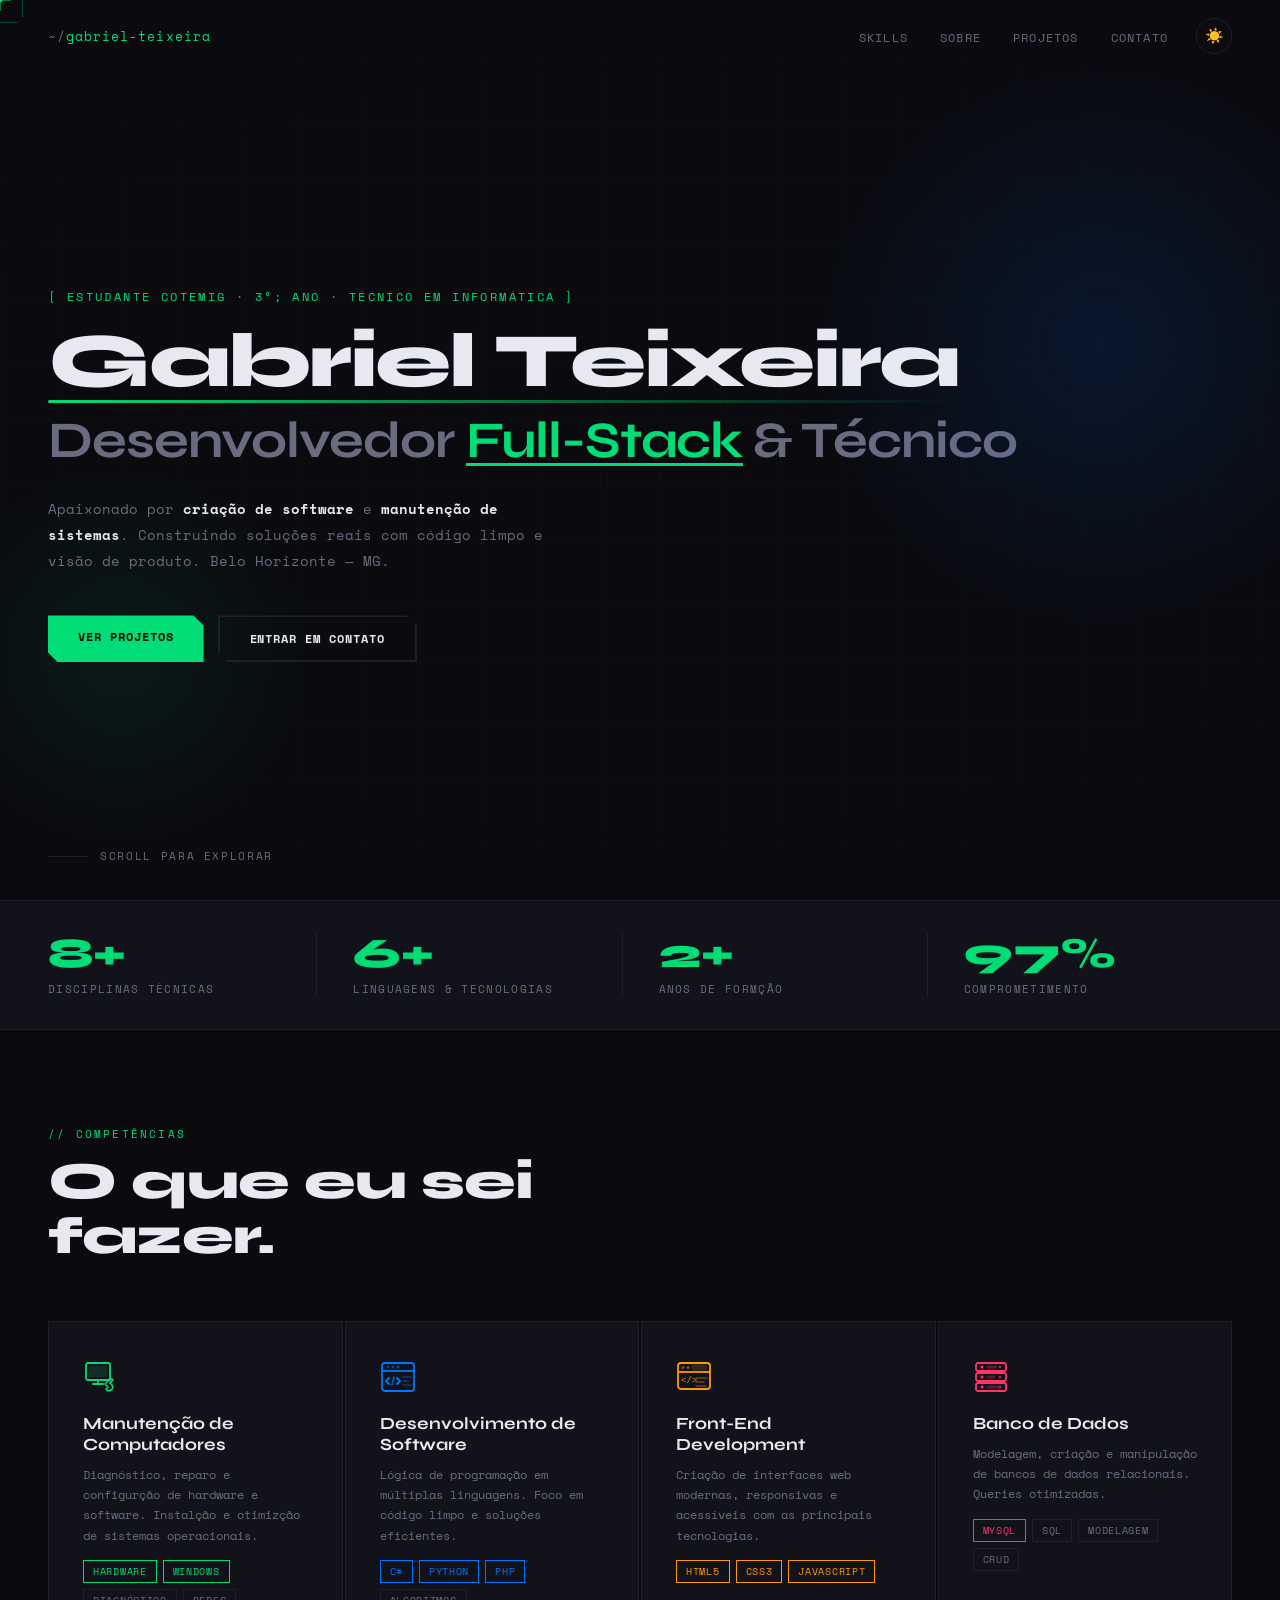
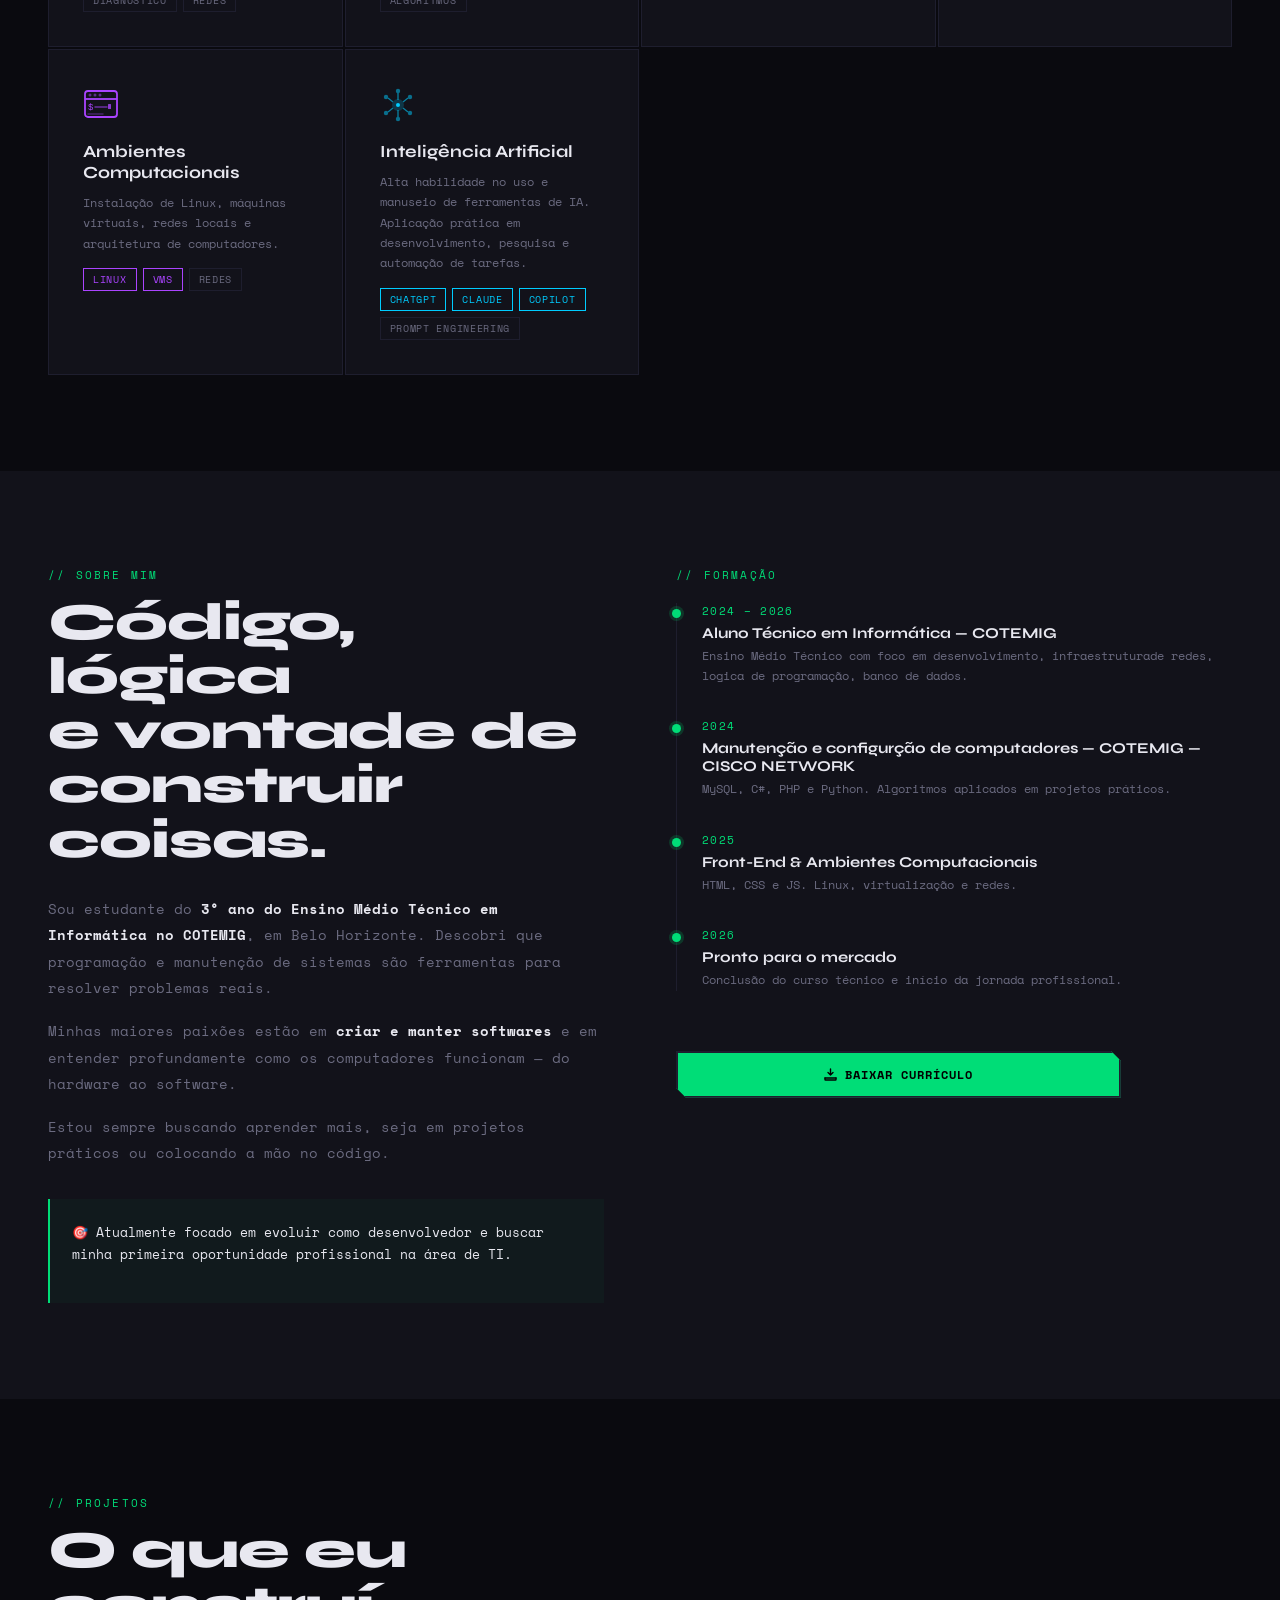
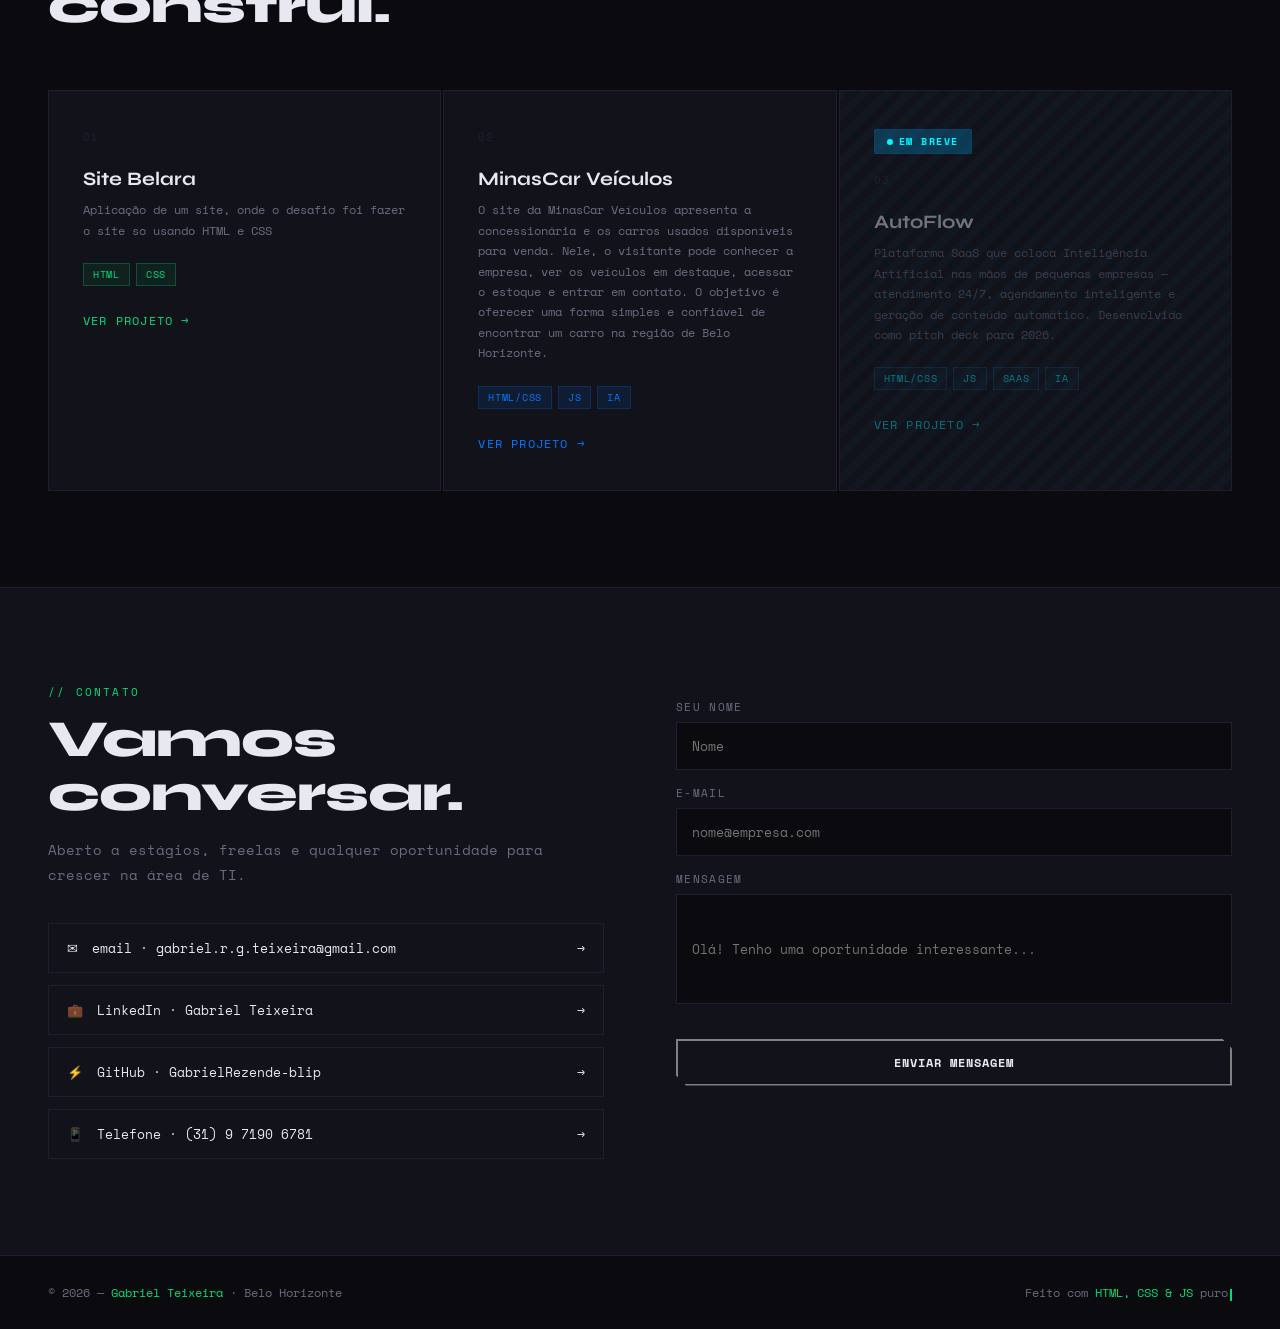
<file: index.html>
<!DOCTYPE html>
<html lang="pt-BR">
<head>
  <meta charset="UTF-8"/>
  <meta name="viewport" content="width=device-width, initial-scale=1.0"/>
  <title>Gabriel Teixeira</title>
  <!-- Fontes -->
  <link href="https://fonts.googleapis.com/css2?family=Space+Mono:wght@400;700&family=Syne:wght@400;700;800&display=swap" rel="stylesheet"/>
  <!-- Estilos -->
  <link rel="stylesheet" href="style.css"/>
  <link rel="shortcut icon" type="imagex/png" href="./iconportifolioatt.ico">
</head>
<body>

  <!-- ── CURSOR ── -->
  <div id="cur"></div>
  <div id="dot"></div>
  <div id="ring"></div>

  <!-- ── NAVEGAÇÃO ── -->
  <nav id="nav">
    <div class="logo"><span>~/</span>gabriel-teixeira</div>
    <div class="nr">
      <ul class="nl">
        <li><a href="#skills">Skills</a></li>
        <li><a href="#about">Sobre</a></li>
        <li><a href="#projects">Projetos</a></li>
        <li><a href="#contact">Contato</a></li>
      </ul>
      <button id="tb" title="Alternar tema">&#9728;</button>
    </div>
  </nav>

  <!-- ── HERO ── -->
  <section id="hero">
    <div class="hg"></div>
    <div class="gl gl1"></div>
    <div class="gl gl2"></div>

    <p class="htag">Estudante COTEMIG &middot; 3°; Ano &middot; Técnico em Informática</p>
    <span class="hname">Gabriel Teixeira</span>
    <h1>
      Desenvolvedor <span class="aw">Full-Stack</span> & Técnico
    </h1>
    <p class="hd">
      Apaixonado por <strong>criação de software</strong> e
      <strong>manutenção de sistemas</strong>. Construindo soluções
      reais com código limpo e visão de produto. Belo Horizonte &mdash; MG.
    </p>
    <div class="hcta">
      <a href="#projects" class="btn bp">Ver Projetos</a>
      <a href="#contact"  class="btn bgt">Entrar em Contato</a>
    </div>
    <div class="hsc">
      <div class="sl"></div>
      <span>Scroll para explorar</span>
    </div>
  </section>

  <!-- ── ESTATÍSTICAS ── -->
  <div class="sb rv">
    <div class="si">
      <div class="sn" data-to="8">8+</div>
      <div class="sl2">Disciplinas Técnicas</div>
    </div>
    <div class="si">
      <div class="sn" data-to="6">6+</div>
      <div class="sl2">Linguagens &amp; Tecnologias</div>
    </div>
    <div class="si">
      <div class="sn" data-to="2">2 +</div>
      <div class="sl2">Anos de Formção</div>
    </div>
    <div class="si">
      <div class="sn" data-to="100">100%</div>
      <div class="sl2">Comprometimento</div>
    </div>
  </div>

  <!-- ── SKILLS ── -->
  <section id="skills">
    <div class="sh rv">
      <div class="st">Compet&ecirc;ncias</div>
      <h2>O que eu sei<br>fazer.</h2>
    </div>
    <div class="sg">

      <div class="sc2 rv" style="--cc:#00dd77">
        <span class="si2">
          <svg width="36" height="36" viewBox="0 0 36 36" fill="none" xmlns="http://www.w3.org/2000/svg" style="display:inline-block;vertical-align:middle">
            <!-- Monitor -->
            <rect x="3" y="4" width="24" height="17" rx="2" fill="none" stroke="#00dd77" stroke-width="1.8"/>
            <rect x="6" y="7" width="18" height="11" rx="1" fill="#00dd77" opacity=".15"/>
            <!-- Pé do monitor -->
            <line x1="15" y1="21" x2="15" y2="25" stroke="#00dd77" stroke-width="1.8"/>
            <line x1="10" y1="25" x2="20" y2="25" stroke="#00dd77" stroke-width="1.8" stroke-linecap="round"/>
            <!-- Chave inglesa -->
            <path d="M25 22 Q28 19 30 21 L27 24 L29 26 Q31 29 28 31 Q25 33 23 30 L25 28 L22 25 Z" fill="none" stroke="#00dd77" stroke-width="1.6" stroke-linejoin="round"/>
            <circle cx="27.5" cy="23.5" r="1.2" fill="#00dd77" opacity=".6"/>
          </svg>
        </span>
        <h3>Manutenção de Computadores</h3>
        <p>Diagnóstico, reparo e configurção de hardware e software. Instalção e otimizção de sistemas operacionais.</p>
        <div class="tgs">
          <span class="tg hi">Hardware</span>
          <span class="tg hi">Windows</span>
          <span class="tg">Diagnóstico</span>
          <span class="tg">Redes</span>
        </div>
      </div>

      <div class="sc2 rv" style="--cc:#0077ff">
        <span class="si2">
          <svg width="36" height="36" viewBox="0 0 36 36" fill="none" xmlns="http://www.w3.org/2000/svg" style="display:inline-block;vertical-align:middle">
            <!-- Janela de código -->
            <rect x="2" y="4" width="32" height="28" rx="3" fill="none" stroke="#0077ff" stroke-width="1.8"/>
            <!-- Barra de título -->
            <line x1="2" y1="12" x2="34" y2="12" stroke="#0077ff" stroke-width="1.8"/>
            <circle cx="8"  cy="8" r="1.5" fill="#0077ff" opacity=".5"/>
            <circle cx="13" cy="8" r="1.5" fill="#0077ff" opacity=".5"/>
            <circle cx="18" cy="8" r="1.5" fill="#0077ff" opacity=".5"/>
            <!-- Símbolo < > -->
            <polyline points="9,19 6,22 9,25" stroke="#0077ff" stroke-width="2" stroke-linecap="round" stroke-linejoin="round"/>
            <polyline points="17,19 20,22 17,25" stroke="#0077ff" stroke-width="2" stroke-linecap="round" stroke-linejoin="round"/>
            <!-- Linha de código / -->
            <line x1="12" y1="26" x2="14" y2="18" stroke="#0077ff" stroke-width="1.8" stroke-linecap="round" opacity=".7"/>
            <!-- Linhas decorativas -->
            <line x1="23" y1="18" x2="31" y2="18" stroke="#0077ff" stroke-width="1.5" stroke-linecap="round" opacity=".4"/>
            <line x1="23" y1="22" x2="29" y2="22" stroke="#0077ff" stroke-width="1.5" stroke-linecap="round" opacity=".4"/>
            <line x1="23" y1="26" x2="31" y2="26" stroke="#0077ff" stroke-width="1.5" stroke-linecap="round" opacity=".4"/>
          </svg>
        </span>
        <h3>Desenvolvimento de Software</h3>
        <p>Lógica de programação em múltiplas linguagens. Foco em código limpo e soluções eficientes.</p>
        <div class="tgs">
          <span class="tg hi">C#</span>
          <span class="tg hi">Python</span>
          <span class="tg hi">PHP</span>
          <span class="tg">Algoritmos</span>
        </div>
      </div>

      <div class="sc2 rv" style="--cc:#ff9900">
        <span class="si2">
          <svg width="36" height="36" viewBox="0 0 36 36" fill="none" xmlns="http://www.w3.org/2000/svg" style="display:inline-block;vertical-align:middle">
            <!-- Janela do browser -->
            <rect x="2" y="4" width="32" height="26" rx="3" fill="none" stroke="#ff9900" stroke-width="1.8"/>
            <!-- Barra do browser -->
            <line x1="2" y1="13" x2="34" y2="13" stroke="#ff9900" stroke-width="1.8"/>
            <circle cx="7"  cy="8.5" r="1.5" fill="#ff9900" opacity=".5"/>
            <circle cx="12" cy="8.5" r="1.5" fill="#ff9900" opacity=".5"/>
            <!-- Barra de URL -->
            <rect x="16" y="6" width="15" height="5" rx="2" fill="#ff9900" opacity=".15" stroke="#ff9900" stroke-width="1.2"/>
            <!-- Tags HTML -->
            <text x="5" y="24" font-family="monospace" font-size="9" fill="#ff9900" opacity=".9">&lt;/&gt;</text>
            <!-- Linhas decorativas -->
            <line x1="20" y1="19" x2="31" y2="19" stroke="#ff9900" stroke-width="1.5" stroke-linecap="round" opacity=".4"/>
            <line x1="20" y1="23" x2="28" y2="23" stroke="#ff9900" stroke-width="1.5" stroke-linecap="round" opacity=".4"/>
            <line x1="20" y1="27" x2="30" y2="27" stroke="#ff9900" stroke-width="1.5" stroke-linecap="round" opacity=".4"/>
          </svg>
        </span>
        <h3>Front-End Development</h3>
        <p>Criação de interfaces web modernas, responsivas e acessíveis com as principais tecnologias.</p>
        <div class="tgs">
          <span class="tg hi">HTML5</span>
          <span class="tg hi">CSS3</span>
          <span class="tg hi">JavaScript</span>
        </div>
      </div>

      <div class="sc2 rv" style="--cc:#ff3366">
        <span class="si2">
          <svg width="36" height="36" viewBox="0 0 36 36" fill="none" xmlns="http://www.w3.org/2000/svg" style="display:inline-block;vertical-align:middle">
            <!-- Servidor topo -->
            <rect x="3" y="4" width="30" height="8" rx="2" fill="none" stroke="#ff3366" stroke-width="1.8"/>
            <circle cx="9" cy="8" r="1.5" fill="#ff3366"/>
            <rect x="14" y="6.5" width="10" height="3" rx="1" fill="#ff3366" opacity=".3"/>
            <circle cx="27" cy="8" r="1.2" fill="#ff3366" opacity=".7"/>
            <!-- Servidor meio -->
            <rect x="3" y="14" width="30" height="8" rx="2" fill="none" stroke="#ff3366" stroke-width="1.8"/>
            <circle cx="9" cy="18" r="1.5" fill="#ff3366"/>
            <rect x="14" y="16.5" width="8" height="3" rx="1" fill="#ff3366" opacity=".3"/>
            <circle cx="27" cy="18" r="1.2" fill="#ff3366" opacity=".7"/>
            <!-- Servidor baixo -->
            <rect x="3" y="24" width="30" height="8" rx="2" fill="none" stroke="#ff3366" stroke-width="1.8"/>
            <circle cx="9" cy="28" r="1.5" fill="#ff3366"/>
            <rect x="14" y="26.5" width="12" height="3" rx="1" fill="#ff3366" opacity=".3"/>
            <circle cx="27" cy="28" r="1.2" fill="#ff3366" opacity=".7"/>
          </svg>
        </span>
        <h3>Banco de Dados</h3>
        <p>Modelagem, criação e manipulação de bancos de dados relacionais. Queries otimizadas.</p>
        <div class="tgs">
          <span class="tg hi">MySQL</span>
          <span class="tg">SQL</span>
          <span class="tg">Modelagem</span>
          <span class="tg">CRUD</span>
        </div>
      </div>

      <div class="sc2 rv" style="--cc:#aa44ff">
        <span class="si2">
          <svg width="36" height="36" viewBox="0 0 36 36" fill="none" xmlns="http://www.w3.org/2000/svg" style="display:inline-block;vertical-align:middle">
            <!-- Terminal -->
            <rect x="2" y="4" width="32" height="26" rx="3" fill="none" stroke="#aa44ff" stroke-width="1.8"/>
            <!-- Barra superior -->
            <line x1="2" y1="12" x2="34" y2="12" stroke="#aa44ff" stroke-width="1.8"/>
            <circle cx="7"  cy="8" r="1.5" fill="#aa44ff" opacity=".5"/>
            <circle cx="12" cy="8" r="1.5" fill="#aa44ff" opacity=".5"/>
            <circle cx="17" cy="8" r="1.5" fill="#aa44ff" opacity=".5"/>
            <!-- Prompt $ -->
            <text x="5" y="23" font-family="monospace" font-size="9" fill="#aa44ff">$</text>
            <!-- Linha de comando -->
            <line x1="12" y1="20" x2="24" y2="20" stroke="#aa44ff" stroke-width="1.5" stroke-linecap="round" opacity=".6"/>
            <!-- Cursor piscando simulado -->
            <rect x="25" y="17" width="3" height="5" rx="0.5" fill="#aa44ff" opacity=".8"/>
            <!-- Segunda linha -->
            <line x1="5" y1="27" x2="20" y2="27" stroke="#aa44ff" stroke-width="1.5" stroke-linecap="round" opacity=".35"/>
          </svg>
        </span>
        <h3>Ambientes Computacionais</h3>
        <p>Instalação de Linux, máquinas virtuais, redes locais e arquitetura de computadores.</p>
        <div class="tgs">
          <span class="tg hi">Linux</span>
          <span class="tg hi">VMs</span>
          <span class="tg">Redes</span>
        </div>
      </div>

      <div class="sc2 rv" style="--cc:#00ccff">
        <span class="si2">
          <svg width="36" height="36" viewBox="0 0 36 36" fill="none" xmlns="http://www.w3.org/2000/svg" style="display:inline-block;vertical-align:middle">
            <!-- Cérebro / nó central -->
            <circle cx="18" cy="18" r="5" fill="#00ccff" opacity=".2" stroke="#00ccff" stroke-width="1.8"/>
            <circle cx="18" cy="18" r="2" fill="#00ccff"/>
            <!-- Nós externos -->
            <circle cx="6"  cy="10" r="2.2" fill="#00ccff" opacity=".5"/>
            <circle cx="30" cy="10" r="2.2" fill="#00ccff" opacity=".5"/>
            <circle cx="6"  cy="26" r="2.2" fill="#00ccff" opacity=".5"/>
            <circle cx="30" cy="26" r="2.2" fill="#00ccff" opacity=".5"/>
            <circle cx="18" cy="4"  r="2.2" fill="#00ccff" opacity=".5"/>
            <circle cx="18" cy="32" r="2.2" fill="#00ccff" opacity=".5"/>
            <!-- Conexões -->
            <line x1="13" y1="15" x2="8"  y2="11" stroke="#00ccff" stroke-width="1.3" opacity=".6"/>
            <line x1="23" y1="15" x2="28" y2="11" stroke="#00ccff" stroke-width="1.3" opacity=".6"/>
            <line x1="13" y1="21" x2="8"  y2="25" stroke="#00ccff" stroke-width="1.3" opacity=".6"/>
            <line x1="23" y1="21" x2="28" y2="25" stroke="#00ccff" stroke-width="1.3" opacity=".6"/>
            <line x1="18" y1="13" x2="18" y2="6"  stroke="#00ccff" stroke-width="1.3" opacity=".6"/>
            <line x1="18" y1="23" x2="18" y2="30" stroke="#00ccff" stroke-width="1.3" opacity=".6"/>
          </svg>
        </span>
        <h3>Inteligência Artificial</h3>
        <p>Alta habilidade no uso e manuseio de ferramentas de IA. Aplicação prática em desenvolvimento, pesquisa e automação de tarefas.</p>
        <div class="tgs">
          <span class="tg hi">ChatGPT</span>
          <span class="tg hi">Claude</span>
          <span class="tg hi">Copilot</span>
          <span class="tg">Prompt Engineering</span>
        </div>
      </div>

    </div>
  </section>

  <!-- ── SOBRE ── -->
  <section id="about">
    <div class="ag">

      <div class="at rv">
        <div class="st">Sobre mim</div>
        <h2 style="margin-bottom: 28px">
          Código, lógica<br>
          e vontade de<br>
          construir coisas.
        </h2>
        <p>
          Sou estudante do <strong>3° ano do Ensino Médio Técnico em
          Informática no COTEMIG</strong>, em Belo Horizonte. Descobri que
          programação e manutenção de sistemas são
          ferramentas para resolver problemas reais.
        </p>
        <p>
          Minhas maiores paixões estão em <strong>criar e manter
          softwares</strong> e em entender profundamente como os computadores
          funcionam &mdash; do hardware ao software.
        </p>
        <p>
          Estou sempre buscando aprender mais, seja em projetos práticos
          ou colocando a mão no código.
        </p>
        <div class="ahl">
          <p>
            &#127919; Atualmente focado em evoluir como desenvolvedor e buscar
            minha primeira oportunidade profissional na área de TI.
          </p>
        </div>
      </div>

      <div class="rv">
        <div class="st">Formação</div>
        <div class="tl" style="margin-top: 20px">

          <div class="ti">
            <div class="ty">2024 &ndash; 2026</div>
            <div class="tt">Aluno Técnico em Informática &mdash; COTEMIG</div>
            <div class="td">Ensino Médio Técnico com foco em desenvolvimento, infraestruturade redes, logica de programação, banco de dados.</div>
          </div>

          <div class="ti">
            <div class="ty">2024</div>
            <div class="tt">Manutenção e configurção de computadores &mdash; COTEMIG &mdash; CISCO NETWORK </div>
            <div class="td">MySQL, C#, PHP e Python. Algoritmos aplicados em projetos práticos.</div>
          </div>

          <div class="ti">
            <div class="ty">2025</div>
            <div class="tt">Front-End &amp; Ambientes Computacionais</div>
            <div class="td">HTML, CSS e JS. Linux, virtualização e redes.</div>
          </div>

          <div class="ti">
            <div class="ty">2026</div>
            <div class="tt">Pronto para o mercado</div>
            <div class="td">Conclusão do curso técnico e início da jornada profissional.</div>
          </div>

        </div>
         <a href="curriculo estagio 2026.pdf" download class="btn bg" style="margin-top:28px;display:inline-flex;align-items:center;gap:8px">
          <svg width="13" height="13" viewBox="0 0 13 13" fill="none" style="flex-shrink:0">
            <path d="M6.5 1v6M6.5 7l-2.5-2.5M6.5 7l2.5-2.5" stroke="currentColor" stroke-width="1.4" stroke-linecap="round" stroke-linejoin="round"/>
            <path d="M1 10h11" stroke="currentColor" stroke-width="1.4" stroke-linecap="round"/>
            <path d="M1 10v1.5a.5.5 0 00.5.5h10a.5.5 0 00.5-.5V10" stroke="currentColor" stroke-width="1.4" stroke-linecap="round" stroke-linejoin="round"/>
          </svg>
          Baixar Currículo
        </a>
      </div>

    </div>
  </section>

  <!-- ── PROJETOS ── -->
  <section id="projects">
    <div class="sh rv">
      <div class="st">Projetos</div>
      <h2>O que eu<br>construí.</h2>
    </div>
    <div class="pg">

      <div class="pj rv" style="--pc:#00dd77">
        <div class="pn">01</div>
        <h3>Site Belara</h3>
        <p>Aplicação de um site, onde o desafio foi fazer o site so usando HTML e CSS</p>
        <div class="pt">
          <span class="tbg" style="color:#00dd77;border-color:rgba(0,221,119,.25);background:rgba(0,221,119,.07)">HTML</span>
          <span class="tbg" style="color:#00dd77;border-color:rgba(0,221,119,.25);background:rgba(0,221,119,.07)">CSS</span>
        </div>
        <a href="https://gabrielrezende-blip.github.io/Site-Belara/" class="pl" style="color:#00dd77">Ver Projeto</a>
      </div>

      <div class="pj rv" style="--pc:#0077ff">
        <div class="pn">02</div>
        <h3>MinasCar Veículos</h3>
        <p>O site da MinasCar Veículos apresenta a concessionária e os carros usados disponíveis para venda. Nele, o visitante pode conhecer a empresa, ver os veículos em destaque, acessar o estoque e entrar em contato. O objetivo é oferecer uma forma simples e confiável de encontrar um carro na região de Belo Horizonte.</p>
        <div class="pt">
          <span class="tbg">HTML/CSS</span>
          <span class="tbg">Js</span>
          <span class="tbg">IA</span>
        </div>
        <a href="https://gabrielrezende-blip.github.io/minasCarVeiculos/" class="pl">Ver Projeto</a>
      </div>

       <div class="pj rv pj-soon" style="--pc:#00f7ff">
        <div class="soon-badge">Em Breve</div>
        <div class="pn">03</div>
        <h3>AutoFlow</h3>
        <p>Plataforma SaaS que coloca Inteligência Artificial nas mãos de pequenas empresas — atendimento 24/7, agendamento inteligente e geração de conteúdo automático. Desenvolvido como pitch deck para 2026.</p>
        <div class="pt">
          <span class="tbg" style="color:#00f7ff;border-color:rgba(0, 174, 255, 0.25);background:rgba(0, 174, 255,.07)">HTML/CSS</span>
          <span class="tbg" style="color:#00f7ff;border-color:rgba(0, 174, 255, 0.25);background:rgba(0, 174, 255,.07)">JS</span>
          <span class="tbg" style="color:#00f7ff;border-color:rgba(0, 174, 255, 0.25);background:rgba(0, 174, 255,.07)">Saas</span>
          <span class="tbg" style="color:#00f7ff;border-color:rgba(0, 174, 255, 0.25);background:rgba(0, 174, 255,.07)">IA</span>
        </div>
        <a href="https://auto-flow1-wi5a.vercel.app/" class="pl" style="color:#00f7ff;opacity:.4;pointer-events:none">Ver Projeto</a>
      </div>


    </div>


    </div>
  </section>

  <!-- ── CONTATO ── -->
  <section id="contact">
    <div class="ci">

      <div class="cil rv">
        <div class="st">Contato</div>
        <h2>Vamos<br>conversar.</h2>
        <p>Aberto a estágios, freelas e qualquer oportunidade para crescer na área de TI.</p>
        <div class="cls">
          <a href="mailto: gabriel.r.g.teixeira@gmail.com" class="cl">
            <span>&#9993;</span>
            <span style="flex:1"><span class="" >email &middot; gabriel.r.g.teixeira@gmail.com</span></span>
            <span>&#8594;</span>
          </a>
          <a href="https://www.linkedin.com/in/gabriel-teixeira-099868383/" class="cl">
            <span>&#128188;</span>
            <span style="flex:1">LinkedIn &middot; Gabriel Teixeira</span>
            <span>&#8594;</span>
          </a>
          <a href="https://github.com/GabrielRezende-blip" class="cl">
            <span>&#9889;</span>
            <span style="flex:1">GitHub &middot; GabrielRezende-blip</span>
            <span>&#8594;</span>
          </a>
          <a href="https://wa.link/gmwm1g" class="cl">
            <span>&#128241;</span>
            <span style="flex:1">Telefone &middot; (31) 9 7190 6781</span>
            <span>&#8594;</span>
          </a>
        </div>
      </div>
      
      <div class="cf rv">
        <form action="https://formsubmit.co/673f52095cbb291bbaae0f46eb1afc98" method="POST">
        <div class="fg">
          <label for="nome" >Seu nome</label>
          <input type="text" id="nome" placeholder="Nome" required/>
        </div>
        <div class="fg">
          <label for="email" >E-mail</label>
          <input type="email" id="email" placeholder="nome@empresa.com" required/>
        </div>
        <div class="fg">
          <label for="mensagem" >Mensagem</label>
          <input type="text" id="mensagem" placeholder="Olá! Tenho uma oportunidade interessante..." required></input>
        </div>
        <input type="hidden" name="_next" value="https://gabrielrezende-blip.github.io/portifolio.dev/valeu.html">
        <button class="sbtn" type="submit">
          Enviar Mensagem
        </button>
        </form>
      </div>

    </div>
  </section>

  <!-- ── RODAPÉ ── -->
    <footer>
    <p>&copy; 2026 &mdash; <span>Gabriel Teixeira</span> &middot;  Belo Horizonte</p>
    <p>Feito com <span>HTML, CSS &amp; JS</span> puro<span class="bk"></span></p>
  </footer>

  <script src="script.js"></script>

</body>
</html>
</file>
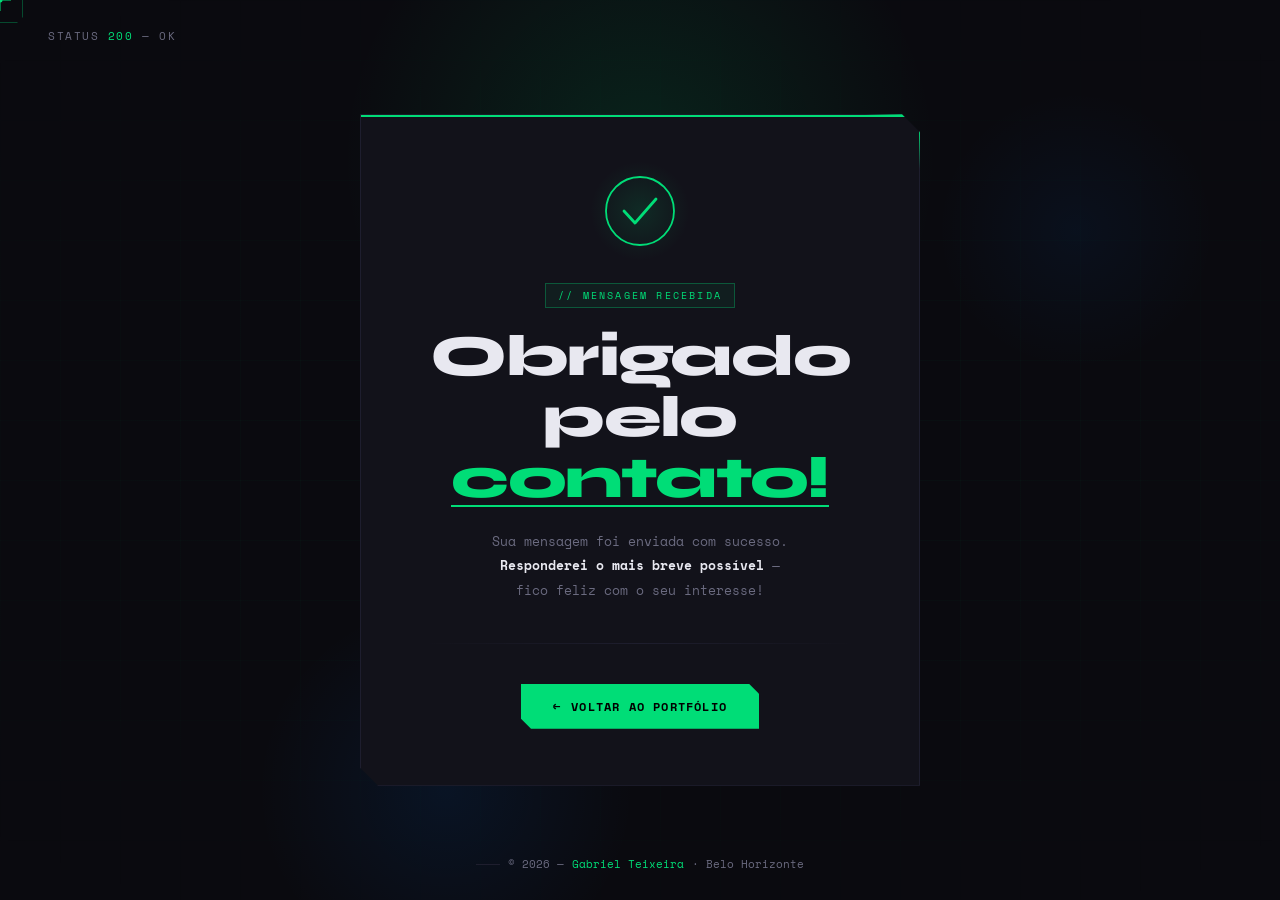
<file: valeu.html>
<!DOCTYPE html>
<html lang="pt-BR">
<head>
  <meta charset="UTF-8"/>
  <meta name="viewport" content="width=device-width, initial-scale=1.0"/>
  <title>Mensagem Enviada &mdash; Gabriel Teixeira</title>
  <link href="https://fonts.googleapis.com/css2?family=Space+Mono:wght@400;700&family=Syne:wght@400;700;800&display=swap" rel="stylesheet"/>
  <link rel="stylesheet" href="style.css"/>
</head>
<body>

  <!-- Cursor -->
  <div id="cur"></div>
  <div id="dot"></div>
  <div id="ring"></div>

  <div class="ty-wrapper">

    <!-- Fundo -->
    <div class="ty-grid"></div>
    <div class="ty-gl1"></div>
    <div class="ty-gl2"></div>
    <div class="ty-gl3"></div>

    <!-- Status canto superior esquerdo -->
    <p class="ty-status">STATUS <span>200</span> &mdash; OK</p>

    <!-- Card central -->
    <div class="ty-card">

      <!-- Check animado -->
      <div class="ty-icon">
        <svg viewBox="0 0 80 80" fill="none" xmlns="http://www.w3.org/2000/svg">
          <circle class="check-circle" cx="40" cy="40" r="34"
            stroke="var(--acc)" stroke-width="1.8" fill="none"/>
          <polyline class="check-mark" points="24,40 35,52 56,28"
            stroke="var(--acc)" stroke-width="2.8"
            stroke-linecap="round" stroke-linejoin="round" fill="none"/>
        </svg>
      </div>

      <p class="ty-tag">Mensagem recebida</p>

      <h1 class="ty-title">
        Obrigado<br>pelo <span>contato!</span>
      </h1>

      <p class="ty-desc">
        Sua mensagem foi enviada com sucesso.<br>
        <strong>Responderei o mais breve possível</strong> &mdash;<br>
        fico feliz com o seu interesse!
      </p>

      <div class="ty-divider"></div>

      <a href="index.html" class="ty-btn">Voltar ao portfólio</a>

    </div>

    <!-- Rodapé dentro do wrapper -->
    <p class="ty-footer">
      &copy; 2026 &mdash; <span>Gabriel Teixeira</span>  &middot; Belo Horizonte
    </p>

  </div>

  <script src="script.js"></script>
</body>
</html>
</file>
<file: style.css>
/* ---------- VARIÁVEIS DE TEMA ---------- */
:root {
  --bg:  #0a0a0f;
  --sur: #12121a;
  --brd: #1e1e2e;
  --acc: #00dd77;
  --ac2: #0077ff;
  --txt: #e8e8f0;
  --mut: #6b6b80;
  --mono: 'Space Mono', monospace;
  --sans: 'Syne', sans-serif;
}

body.light {
  --bg:  #f2f2ee;
  --sur: #ffffff;
  --brd: #d4d4cc;
  --acc: #007a40;
  --ac2: #0055cc;
  --txt: #0e0e14;
  --mut: #7a7a8c;
}

/* ---------- RESET & BASE ---------- */
*, *::before, *::after {
  box-sizing: border-box;
  margin: 0;
  padding: 0;
}

html { scroll-behavior: smooth; }

body {
  background: var(--bg);
  color: var(--txt);
  font-family: var(--sans);
  overflow-x: hidden;
  cursor: none;
  transition: background .3s, color .3s;
}

/* ---------- CURSOR PERSONALIZADO ---------- */
#cur {
  position: fixed;
  pointer-events: none;
  z-index: 9999;
  width: 22px;
  height: 22px;
  transform: translate(-50%, -50%);
  transition: width .2s, height .2s;
}

#cur::before,
#cur::after {
  content: '';
  position: absolute;
  background: var(--acc);
}

#cur::before {
  width: 100%;
  height: 1px;
  top: 50%;
  transform: translateY(-50%);
}

#cur::after {
  height: 100%;
  width: 1px;
  left: 50%;
  transform: translateX(-50%);
}

#dot {
  position: fixed;
  pointer-events: none;
  z-index: 10000;
  width: 5px;
  height: 5px;
  border-radius: 50%;
  background: var(--acc);
  transform: translate(-50%, -50%);
}

#ring {
  position: fixed;
  pointer-events: none;
  z-index: 9998;
  width: 46px;
  height: 46px;
  border: 1px solid rgba(0, 221, 119, .3);
  transform: translate(-50%, -50%);
  transition: width .3s, height .3s;
  clip-path: polygon(
    6px 0%, calc(100% - 6px) 0%,
    100% 6px, 100% calc(100% - 6px),
    calc(100% - 6px) 100%, 6px 100%,
    0% calc(100% - 6px), 0% 6px
  );
}


/* ---------- NAVEGAÇÃO ---------- */
nav {
  position: fixed;
  top: 0; left: 0; right: 0;
  z-index: 100;
  padding: 18px 48px;
  display: flex;
  justify-content: space-between;
  align-items: center;
  border-bottom: 1px solid transparent;
  transition: background .3s, border-color .3s;
}

nav.sc {
  background: rgba(10, 10, 15, .92);
  border-color: var(--brd);
  backdrop-filter: blur(16px);
}

body.light nav.sc {
  background: rgba(242, 242, 238, .92);
}

.logo {
  font-family: var(--mono);
  font-size: 13px;
  color: var(--acc);
  letter-spacing: .08em;
}

.logo span { color: var(--mut); }

.nr {
  display: flex;
  align-items: center;
  gap: 28px;
}

.nl {
  display: flex;
  gap: 32px;
  list-style: none;
}

.nl a {
  font-family: var(--mono);
  font-size: 12px;
  color: var(--mut);
  text-decoration: none;
  letter-spacing: .1em;
  text-transform: uppercase;
  transition: color .2s;
}

.nl a:hover { color: var(--acc); }

/* Botão de tema */
#tb {
  background: none;
  border: 1px solid var(--brd);
  cursor: none;
  width: 36px;
  height: 36px;
  border-radius: 50%;
  font-size: 15px;
  transition: border-color .2s, transform .3s;
}

#tb:hover {
  border-color: var(--acc);
  transform: rotate(20deg);
}

/* ---------- HERO ---------- */
#hero {
  min-height: 100vh;
  display: flex;
  flex-direction: column;
  justify-content: center;
  padding: 130px 48px 80px;
  position: relative;
  overflow: hidden;
}

.hg {
  position: absolute;
  inset: 0;
  pointer-events: none;
  background-image:
    linear-gradient(rgba(0, 221, 119, .04) 1px, transparent 1px),
    linear-gradient(90deg, rgba(0, 221, 119, .04) 1px, transparent 1px);
  background-size: 60px 60px;
  mask-image: radial-gradient(ellipse 80% 60% at 50% 50%, black, transparent);
}

.gl {
  position: absolute;
  pointer-events: none;
  border-radius: 50%;
}

.gl1 {
  width: 600px; height: 600px;
  background: radial-gradient(circle, rgba(0, 119, 255, .12), transparent 70%);
  top: 5%; right: -120px;
  animation: gf 8s ease-in-out infinite;
}

.gl2 {
  width: 400px; height: 400px;
  background: radial-gradient(circle, rgba(0, 221, 119, .08), transparent 70%);
  bottom: 5%; left: -80px;
  animation: gf 11s ease-in-out infinite reverse;
}

@keyframes gf {
  0%, 100% { transform: translateY(0); }
  50%       { transform: translateY(-28px); }
}

.htag {
  font-family: var(--mono);
  font-size: 12px;
  color: var(--acc);
  letter-spacing: .2em;
  text-transform: uppercase;
  margin-bottom: 18px;
}

.htag::before { content: '[ '; }
.htag::after  { content: ' ]'; }

.hname {
  font-size: clamp(38px, 6vw, 80px);
  font-weight: 800;
  color: var(--txt);
  margin-bottom: 14px;
  display: block;
  letter-spacing: -0.03em;
  line-height: 1;
  position: relative;
  width: fit-content;
}

.hname::after {
  content: '';
  position: absolute;
  bottom: -4px;
  left: 0;
  width: 100%;
  height: 3px;
  background: linear-gradient(90deg, var(--acc), transparent);
  border-radius: 2px;
}
h1 {
  font-size: clamp(28px, 4vw, 52px);
  font-weight: 700;
  line-height: 1.1;
  letter-spacing: -.02em;
  margin-bottom: 26px;
  color: var(--mut);
}

.aw {
  color: var(--acc);
  position: relative;
  display: inline-block;
}

.aw::after {
  content: '';
  position: absolute;
  bottom: 4px; left: 0; right: 0;
  height: 3px;
  background: var(--acc);
  transform: scaleX(0);
  transform-origin: left;
  animation: lr .6s 1s forwards;
}

@keyframes lr { to { transform: scaleX(1); } }

.hd {
  font-family: var(--mono);
  font-size: 14px;
  line-height: 1.85;
  color: var(--mut);
  max-width: 520px;
  margin-bottom: 42px;
}

.hd strong { color: var(--txt); }

.hcta {
  display: flex;
  gap: 14px;
  flex-wrap: wrap;
}

/* Botões do hero */
.btn {
  padding: 13px 30px;
  font-family: var(--mono);
  font-size: 12px;
  font-weight: 700;
  letter-spacing: .08em;
  text-decoration: none;
  text-transform: uppercase;
  cursor: none;
  display: inline-block;
  border: none;
  clip-path: polygon(
    0 0, calc(100% - 10px) 0,
    100% 10px, 100% 100%,
    10px 100%, 0 calc(100% - 10px)
  );
  transition: transform .2s;
}

.btn:hover { transform: translateY(-2px); }
.bp { background: var(--acc); color: #000; }
.bg {   background: var(--acc); color: #000; border: 2px solid var(--brd); width: 80%;   justify-content: center;}
.bgt { background: transparent; color: var(--txt); border: 2px solid var(--brd); }
.bgt:hover { border-color: var(--acc); color: var(--acc); }
/* Indicador de scroll */
.hsc {
  position: absolute;
  bottom: 36px; left: 48px;
  display: flex;
  align-items: center;
  gap: 12px;
  font-family: var(--mono);
  font-size: 11px;
  color: var(--mut);
  letter-spacing: .15em;
  text-transform: uppercase;
}

.sl {
  width: 40px; height: 1px;
  background: var(--brd);
  position: relative;
  overflow: hidden;
}

.sl::after {
  content: '';
  position: absolute;
  inset: 0;
  background: var(--acc);
  animation: sa 2s ease-in-out infinite;
  transform: translateX(-100%);
}

@keyframes sa {
  0%   { transform: translateX(-100%); }
  50%  { transform: translateX(0); }
  100% { transform: translateX(100%); }
}

/* ---------- BARRA DE ESTATÍSTICAS ---------- */
.sb {
  background: var(--sur);
  border-top: 1px solid var(--brd);
  border-bottom: 1px solid var(--brd);
  padding: 32px 48px;
  display: flex;
}

.si {
  flex: 1;
  padding: 0 36px;
  border-right: 1px solid var(--brd);
}

.si:first-child { padding-left: 0; }
.si:last-child  { border-right: none; }

.sn {
  font-size: 42px;
  font-weight: 800;
  color: var(--acc);
  line-height: 1;
  margin-bottom: 6px;
}

.sl2 {
  font-family: var(--mono);
  font-size: 11px;
  color: var(--mut);
  text-transform: uppercase;
  letter-spacing: .12em;
}

/* ---------- SEÇÕES GENÉRICAS ---------- */
section { padding: 96px 48px; }

.sh { margin-bottom: 58px; }

.st {
  font-family: var(--mono);
  font-size: 11px;
  color: var(--acc);
  text-transform: uppercase;
  letter-spacing: .2em;
  margin-bottom: 12px;
}

.st::before { content: '// '; }

h2 {
  font-size: clamp(32px, 4.5vw, 52px);
  font-weight: 800;
  letter-spacing: -.02em;
  line-height: 1.05;
}

/* ---------- SKILLS ---------- */
#skills { background: var(--bg); }

.sg {
  display: grid;
  grid-template-columns: repeat(auto-fit, minmax(290px, 1fr));
  gap: 2px;
}

.sc2 {
  background: var(--sur);
  padding: 34px;
  border: 1px solid var(--brd);
  position: relative;
  overflow: hidden;
  transition: border-color .3s, transform .3s;
}

.sc2::before {
  content: '';
  position: absolute;
  top: 0; left: 0; right: 0;
  height: 2px;
  background: var(--cc, var(--acc));
  transform: scaleX(0);
  transform-origin: left;
  transition: transform .4s;
}

.sc2:hover::before { transform: scaleX(1); }

.sc2:hover {
  border-color: var(--cc, var(--acc));
  transform: translateY(-4px);
}

.si2 {
  font-size: 30px;
  margin-bottom: 18px;
  display: block;
  transition: transform .3s;
}

.sc2:hover .si2 { transform: scale(1.12) rotate(5deg); }
.sc2 h3 { font-size: 17px; font-weight: 700; margin-bottom: 10px; }
.sc2 p  { font-family: var(--mono); font-size: 12px; color: var(--mut); line-height: 1.7; }

.tgs {
  display: flex;
  flex-wrap: wrap;
  gap: 6px;
  margin-top: 14px;
}

.tg {
  padding: 3px 9px;
  border: 1px solid var(--brd);
  font-family: var(--mono);
  font-size: 10px;
  color: var(--mut);
  text-transform: uppercase;
  letter-spacing: .07em;
}

.tg.hi {
  border-color: var(--cc, var(--acc));
  color: var(--cc, var(--acc));
}

/* ---------- SOBRE ---------- */
#about { background: var(--sur); }

.ag {
  display: grid;
  grid-template-columns: 1fr 1fr;
  gap: 72px;
  align-items: start;
}

.at p {
  font-family: var(--mono);
  font-size: 14px;
  color: var(--mut);
  line-height: 1.9;
  margin-bottom: 16px;
}

.at p strong { color: var(--txt); }

.ahl {
  margin-top: 32px;
  padding: 22px;
  border-left: 2px solid var(--acc);
  background: rgba(0, 180, 80, .05);
}

.ahl p {
  font-family: var(--mono);
  font-size: 13px;
  color: var(--txt);
  line-height: 1.7;
}

/* Timeline */
.tl { position: relative; }

.tl::before {
  content: '';
  position: absolute;
  left: 0; top: 0; bottom: 0;
  width: 1px;
  background: var(--brd);
}

.ti {
  padding-left: 26px;
  margin-bottom: 32px;
  position: relative;
}

.ti::before {
  content: '';
  position: absolute;
  left: -4px; top: 6px;
  width: 9px; height: 9px;
  background: var(--acc);
  border-radius: 50%;
  box-shadow: 0 0 0 3px rgba(0, 200, 100, .2);
}

.ty {
  font-family: var(--mono);
  font-size: 11px;
  color: var(--acc);
  letter-spacing: .12em;
  text-transform: uppercase;
  margin-bottom: 5px;
}

.tt { font-size: 15px; font-weight: 700; margin-bottom: 4px; }
.td { font-family: var(--mono); font-size: 12px; color: var(--mut); line-height: 1.7; }
.cv-btn {
  margin-top: 36px;
  gap: 10px;
}

/* ---------- PROJETOS ---------- */
#projects { background: var(--bg); }

.pg {
  display: grid;
  grid-template-columns: repeat(3, 1fr);
  gap: 2px;
}

.pj {
  background: var(--sur);
  border: 1px solid var(--brd);
  padding: 38px 34px;
  transition: transform .3s, border-color .3s;
}

.pj:hover {
  transform: translateY(-4px);
  border-color: var(--pc, var(--ac2));
}

.pn {
  font-family: var(--mono);
  font-size: 11px;
  color: var(--brd);
  letter-spacing: .1em;
  margin-bottom: 22px;
}

.pj h3 { font-size: 19px; font-weight: 700; margin-bottom: 10px; }
.pj p  { font-family: var(--mono); font-size: 12px; color: var(--mut); line-height: 1.7; margin-bottom: 22px; }

.pt {
  display: flex;
  flex-wrap: wrap;
  gap: 6px;
  margin-bottom: 24px;
}

.tbg {
  padding: 3px 9px;
  font-family: var(--mono);
  font-size: 10px;
  text-transform: uppercase;
  letter-spacing: .07em;
  background: rgba(0, 119, 255, .1);
  border: 1px solid rgba(0, 119, 255, .2);
  color: var(--ac2);
}

.pl {
  font-family: var(--mono);
  font-size: 12px;
  color: var(--pc, var(--ac2));
  text-decoration: none;
  text-transform: uppercase;
  letter-spacing: .1em;
  display: inline-flex;
  align-items: center;
  gap: 8px;
  transition: gap .2s;
}

.pl:hover  { gap: 14px; }
.pl::after { content: '→'; }
.pf { grid-column: span 2; }
.pj-soon {
  position: relative;
  overflow: hidden;
}

.pj-soon::after {
  content: '';
  position: absolute;
  inset: 0;
  background: repeating-linear-gradient(
    -45deg,
    transparent,
    transparent 8px,
    rgba(0, 174, 255,.03) 8px,
    rgba(0, 174, 255,.03) 16px
  );
  pointer-events: none;
}

.pj-soon h3,
.pj-soon p,
.pj-soon .pt {
  opacity: .45;
}

.soon-badge {
  display: inline-flex;
  align-items: center;
  gap: 6px;
  padding: 4px 12px;
  margin-bottom: 18px;
  font-family: var(--mono);
  font-size: 10px;
  font-weight: 700;
  text-transform: uppercase;
  letter-spacing: .15em;
  color: #00f7ff;
  border: 1px solid rgba(0, 174, 255,.07);
  background: rgba(0, 174, 255, 0.25);
  border-radius: 2px;
  position: relative;
  z-index: 1;
}

.soon-badge::before {
  content: '';
  width: 6px;
  height: 6px;
  border-radius: 50%;
  background: #00f7ff;
  animation: pulse-soon .9s ease-in-out infinite;
}

@keyframes pulse-soon {
  0%, 100% { opacity: 1;   transform: scale(1); }
  50%       { opacity: .4; transform: scale(.7); }
}
.pf { grid-column: span 2; }

/* ---------- CONTATO ---------- */
#contact {
  background: var(--sur);
  border-top: 1px solid var(--brd);
}

.ci {
  display: grid;
  grid-template-columns: 1fr 1fr;
  gap: 72px;
  align-items: start;
}

.cil h2 { margin-bottom: 16px; }

.cil > p {
  font-family: var(--mono);
  font-size: 14px;
  color: var(--mut);
  line-height: 1.8;
  margin-bottom: 36px;
}

.cls {
  display: flex;
  flex-direction: column;
  gap: 12px;
}

.cl {
  display: flex;
  align-items: center;
  gap: 14px;
  text-decoration: none;
  color: var(--txt);
  font-family: var(--mono);
  font-size: 13px;
  padding: 14px 18px;
  border: 1px solid var(--brd);
  transition: border-color .2s, color .2s, transform .2s;
}

.cl:hover {
  border-color: var(--acc);
  color: var(--acc);
  transform: translateX(6px);
}

/* Formulário */
.cf {
  display: flex;
  flex-direction: column;
  gap: 14px;
}


.fg {
  display: flex;
  flex-direction: column;
  gap: 7px;
}

.fg label {
   margin-top: 15px;
  font-family: var(--mono);
  font-size: 11px;
  color: var(--mut);
  text-transform: uppercase;
  letter-spacing: .12em;
}

.fg input,
.fg #mensagem {
 
  background: var(--bg);
  border: 1px solid var(--brd);
  color: var(--txt);
  font-family: var(--mono);
  font-size: 13px;
  padding: 13px 15px;
  outline: none;
  transition: border-color .2s;
  resize: none;
}
.fg #mensagem {

    margin-bottom: 10px;
}

.fg input:focus,
.fg #mensagem:focus { border-color: var(--acc); }

.fg #mensagem { min-height: 110px; }

.sbtn {
  width: 100%;
  margin-top: 25px;
  cursor: none;
  border: none;
  background: transparent; 
  color: var(--txt); 
  border: 2px solid gray; 
  font-family: var(--mono);
  font-size: 12px;
  font-weight: 700;
  letter-spacing: .08em;
  text-transform: uppercase;
  padding: 13px 30px;
  clip-path: polygon(
    0 0, calc(100% - 10px) 0,
    100% 10px, 100% 100%,
    10px 100%, 0 calc(100% - 10px)
  );
  transition: transform .2s;
}

.sbtn:hover { transform: translateY(-2px); border-color: var(--acc); color: var(--acc); } 

/* ---------- RODAPÉ ---------- */
footer {
  background: var(--bg);
  border-top: 1px solid var(--brd);
  padding: 28px 48px;
  display: flex;
  justify-content: space-between;
  align-items: center;
}

footer p   { font-family: var(--mono); font-size: 12px; color: var(--mut); }
footer span { color: var(--acc); }

.bk {
  display: inline-block;
  width: 2px; height: 1em;
  background: var(--acc);
  margin-left: 2px;
  vertical-align: text-bottom;
  animation: bl 1s step-end infinite;
}

@keyframes bl { 50% { opacity: 0; } }

/* ---------- ANIMAÇÃO DE REVEAL ---------- */
.rv {
  opacity: 0;
  transform: translateY(28px);
  transition: opacity .7s, transform .7s;
}

.rv.on {
  opacity: 1;
  transform: none;
}

/* ---------- RESPONSIVO ---------- */
@media (max-width: 900px) {
  nav { padding: 16px 22px; }
  .nl { display: none; }
  section, #hero { padding: 72px 22px; }
  #hero { padding-top: 100px; }
  .sb { padding: 22px; flex-wrap: wrap; gap: 20px; }
  .si { border-right: none; padding: 0; flex: none; width: calc(50% - 10px); }
  .ag, .ci { grid-template-columns: 1fr; gap: 44px; }
  .pg { grid-template-columns: 1fr; }
  .pf { grid-column: span 1; }
  footer { flex-direction: column; gap: 10px; text-align: center; }
}
@media (max-width: 900px) {
  #cur, #dot, #ring { display: none; }
  body, button, a { cursor: auto; }
}


/* ---------- WRAPPER ---------- */
.ty-wrapper {
  min-height: 100vh;
  display: flex;
  flex-direction: column;
  justify-content: center;
  align-items: center;
  text-align: center;
  padding: 48px;
  position: relative;
  overflow: hidden;
}

/* ---------- GRADE DE FUNDO ---------- */
.ty-grid {
  position: absolute;
  inset: 0;
  pointer-events: none;
  background-image:
    linear-gradient(rgba(0, 221, 119, .04) 1px, transparent 1px),
    linear-gradient(90deg, rgba(0, 221, 119, .04) 1px, transparent 1px);
  background-size: 60px 60px;
  mask-image: radial-gradient(ellipse 80% 60% at 50% 50%, black, transparent);
}

/* ---------- GLOWS ---------- */
.ty-gl1 {
  position: absolute;
  width: 600px; height: 600px;
  background: radial-gradient(circle, rgba(0, 221, 119, .12), transparent 70%);
  top: -140px; left: 50%;
  transform: translateX(-50%);
  pointer-events: none;
  border-radius: 50%;
  animation: gf 8s ease-in-out infinite;
}

.ty-gl2 {
  position: absolute;
  width: 380px; height: 380px;
  background: radial-gradient(circle, rgba(0, 119, 255, .09), transparent 70%);
  bottom: -80px; left: 20%;
  pointer-events: none;
  border-radius: 50%;
  animation: gf 11s ease-in-out infinite reverse;
}

.ty-gl3 {
  position: absolute;
  width: 280px; height: 280px;
  background: radial-gradient(circle, rgba(0, 119, 255, .06), transparent 70%);
  top: 10%; right: 5%;
  pointer-events: none;
  border-radius: 50%;
  animation: gf 9s ease-in-out 2s infinite;
}

/* ---------- STATUS (canto superior esquerdo) ---------- */
.ty-status {
  position: absolute;
  top: 28px; left: 48px;
  font-family: 'Space Mono', monospace;
  font-size: 11px;
  color: var(--mut);
  letter-spacing: .14em;
  text-transform: uppercase;
  z-index: 2;
}

.ty-status span { color: var(--acc); }

/* ---------- CARD CENTRAL ---------- */
.ty-card {
  position: relative;
  z-index: 1;
  background: var(--sur);
  border: 1px solid var(--brd);
  padding: 56px 64px;
  max-width: 560px;
  width: 100%;
  box-shadow: inset 0 2px 0 var(--acc);
  clip-path: polygon(
    0 0, calc(100% - 18px) 0,
    100% 18px, 100% 100%,
    18px 100%, 0 calc(100% - 18px)
  );
}

/* Cantos decorativos do card */
.ty-card::before {
  content: '';
  position: absolute;
  top: 14px; right: -1px;
  width: 1px; height: 40px;
  background: linear-gradient(to bottom, var(--acc), transparent);
}

.ty-card::after {
  content: '';
  position: absolute;
  top: -1px; right: 14px;
  height: 1px; width: 40px;
  background: linear-gradient(to left, var(--acc), transparent);
}

/* ---------- ÍCONE CHECK ANIMADO ---------- */
.ty-icon {
  width: 80px;
  height: 80px;
  margin: 0 auto 32px;
  position: relative;
}

.ty-icon::before {
  content: '';
  position: absolute;
  inset: -10px;
  border-radius: 50%;
  background: radial-gradient(circle, rgba(0, 221, 119, .12), transparent 70%);
  animation: icon-pulse 2s ease-in-out 1s infinite;
}

@keyframes icon-pulse {
  0%, 100% { transform: scale(1);    opacity: 1;  }
  50%       { transform: scale(1.2); opacity: .5; }
}

.ty-icon svg {
  width: 80px; height: 80px;
  position: relative; z-index: 1;
}

.check-circle {
  stroke-dasharray: 220;
  stroke-dashoffset: 220;
  animation: draw-circle .8s cubic-bezier(.4,0,.2,1) forwards;
}

.check-mark {
  stroke-dasharray: 60;
  stroke-dashoffset: 60;
  animation: draw-check .4s ease .75s forwards;
}

@keyframes draw-circle { to { stroke-dashoffset: 0; } }
@keyframes draw-check  { to { stroke-dashoffset: 0; } }

/* ---------- TAG ---------- */
.ty-tag {
  font-family: 'Space Mono', monospace;
  font-size: 10px;
  color: var(--acc);
  letter-spacing: .22em;
  text-transform: uppercase;
  margin-bottom: 18px;
  display: inline-block;
  padding: 4px 12px;
  border: 1px solid rgba(0, 221, 119, .3);
  background: rgba(0, 221, 119, .06);
}

.ty-tag::before { content: '// '; }

/* ---------- TÍTULO ---------- */
.ty-title {
  font-family: 'Syne', sans-serif;
  font-size: clamp(32px, 5vw, 58px);
  font-weight: 800;
  letter-spacing: -.03em;
  line-height: 1.05;
  margin-bottom: 20px;
  color: var(--txt);
}

.ty-title span {
  color: var(--acc);
  position: relative;
  display: inline-block;
}

.ty-title span::after {
  content: '';
  position: absolute;
  bottom: 2px; left: 0; right: 0;
  height: 2px;
  background: var(--acc);
  transform: scaleX(0);
  transform-origin: left;
  animation: lr .5s ease 1.1s forwards;
}

/* ---------- DESCRICAO ---------- */
.ty-desc {
  font-family: 'Space Mono', monospace;
  font-size: 13px;
  color: var(--mut);
  line-height: 1.9;
  margin-bottom: 40px;
}

.ty-desc strong { color: var(--txt); }

/* ---------- DIVISOR ---------- */
.ty-divider {
  width: 100%;
  height: 1px;
  background: linear-gradient(90deg, transparent, var(--brd), transparent);
  margin-bottom: 40px;
}

/* ---------- BOTAO VOLTAR ---------- */
.ty-btn {
  display: inline-flex;
  align-items: center;
  gap: 10px;
  padding: 14px 32px;
  font-family: 'Space Mono', monospace;
  font-size: 12px;
  font-weight: 700;
  letter-spacing: .1em;
  text-decoration: none;
  text-transform: uppercase;
  color: #000;
  background: var(--acc);
  cursor: none;
  clip-path: polygon(
    0 0, calc(100% - 10px) 0,
    100% 10px, 100% 100%,
    10px 100%, 0 calc(100% - 10px)
  );
  transition: transform .2s, gap .2s;
}

.ty-btn:hover      { transform: translateY(-3px); gap: 18px; }
.ty-btn::before    { content: '←'; transition: transform .2s; }
.ty-btn:hover::before { transform: translateX(-3px); }

/* ---------- RODAPE ---------- */
.ty-footer {
  position: absolute;
  bottom: 28px;
  font-family: 'Space Mono', monospace;
  font-size: 11px;
  color: var(--mut);
  z-index: 2;
  display: flex;
  align-items: center;
  gap: 8px;
}

.ty-footer::before {
  content: '';
  display: inline-block;
  width: 24px; height: 1px;
  background: var(--brd);
}

.ty-footer span { color: var(--acc); }

/* ---------- RESPONSIVO ---------- */
@media (max-width: 600px) {
  .ty-card   { padding: 36px 24px; }
  .ty-status { display: none; }
  .ty-footer { font-size: 10px; }
}
</file>
